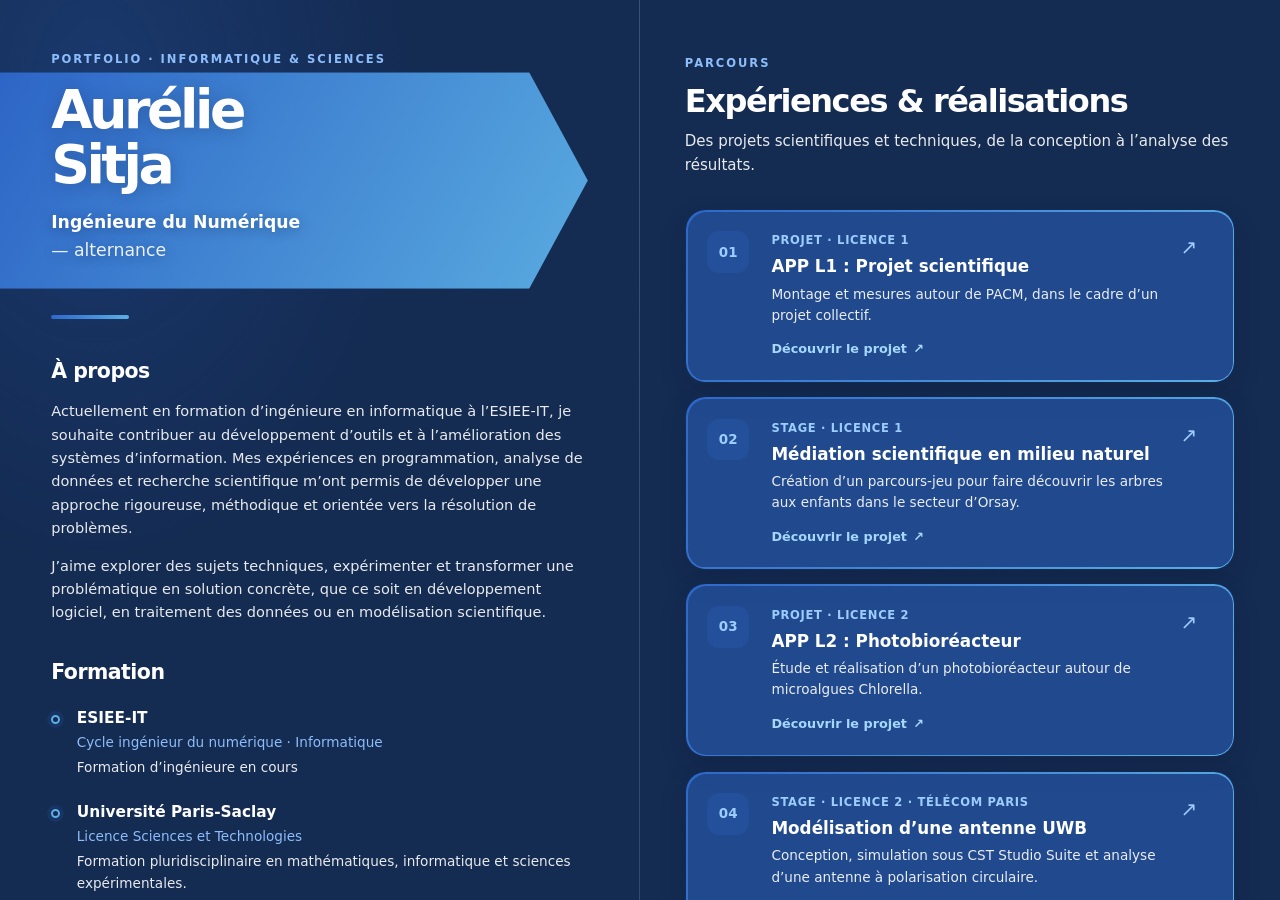
<file: index.html>
<!doctype html>
<html lang="fr">
<head>
  <meta charset="utf-8">
  <meta name="viewport" content="width=device-width, initial-scale=1">
  <meta name="theme-color" content="#142B52">
  <meta name="description" content="Portfolio d’Aurélie Sitja, étudiante ingénieure du numérique à ESIEE-IT. Projets, expériences scientifiques et réalisations.">
  <title>Aurélie Sitja — Ingénieure du Numérique</title>
  <link rel="stylesheet" href="style.css">
  <script src="script.js" defer></script>
  <script data-goatcounter="https://asitja.goatcounter.com/count" async src="https://gc.zgo.at/count.js"></script>
</head>
<body>
  <a class="skip-link" href="#experiences">Aller aux expériences</a>
  <main class="portfolio-layout">
    <aside class="profile-panel" aria-labelledby="profile-name">
      <div class="profile-content">
        <p class="eyebrow">PORTFOLIO · INFORMATIQUE & SCIENCES</p>
        <div class="profile-heading">
          <h1 id="profile-name">Aurélie <span>Sitja</span></h1>
          <p class="role">Ingénieure du Numérique <span>— alternance</span></p>
          <div class="heading-images" role="group" aria-label="Aperçus des expériences"></div>
        </div>
        <div class="accent-line" aria-hidden="true"></div>

        <section class="intro-section" aria-labelledby="about-title">
          <h2 id="about-title">À propos</h2>
          <p>Actuellement en formation d’ingénieure en informatique à l’ESIEE-IT, je souhaite contribuer au développement d’outils et à l’amélioration des systèmes d’information. Mes expériences en programmation, analyse de données et recherche scientifique m’ont permis de développer une approche rigoureuse, méthodique et orientée vers la résolution de problèmes.</p>
          <p>J’aime explorer des sujets techniques, expérimenter et transformer une problématique en solution concrète, que ce soit en développement logiciel, en traitement des données ou en modélisation scientifique.</p>
        </section>

        <section class="intro-section" aria-labelledby="education-title">
          <h2 id="education-title">Formation</h2>
          <div class="education-item">
            <span class="timeline-dot" aria-hidden="true"></span>
            <div>
              <h3>ESIEE-IT</h3>
              <p class="muted">Cycle ingénieur du numérique · Informatique</p>
              <p>Formation d’ingénieure en cours</p>
            </div>
          </div>
          <div class="education-item">
            <span class="timeline-dot" aria-hidden="true"></span>
            <div>
              <h3>Université Paris-Saclay</h3>
              <p class="muted">Licence Sciences et Technologies</p>
              <p>Formation pluridisciplinaire en mathématiques, informatique et sciences expérimentales.</p>
            </div>
          </div>
        </section>

        <section class="intro-section" aria-labelledby="skills-title">
          <h2 id="skills-title">Compétences</h2>
          <div class="skill-group">
            <h3>Programmation</h3>
            <ul class="tag-list">
              <li>Python</li><li>Java</li><li>C / C++</li><li>JavaScript</li><li>HTML / CSS</li><li>SQL</li>
            </ul>
          </div>
          <div class="skill-group">
            <h3>Outils & environnements</h3>
            <ul class="tag-list">
              <li>Git / GitHub</li><li>VS Code</li><li>Jupyter</li><li>NumPy</li><li>CST Studio Suite</li><li>Blender</li><li>Unreal Engine</li>
            </ul>
          </div>
          <p class="language-line"><strong>Anglais :</strong> B2</p>
        </section>

        <section class="intro-section recommendation-section" aria-labelledby="recommendation-title">
          <h2 id="recommendation-title">Recommandation</h2>
          <p>Retrouvez une lettre de recommandation liée à mon parcours.</p>
          <button class="action-bubble action-bubble--wide action-bubble--gradient recommendation-bubble" type="button" data-open-recommendation>
            <span>Consulter ma lettre de recommandation</span>
          </button>
        </section>

        <div class="profile-actions" aria-label="Liens et documents">
          <div class="action-row">
            <button class="action-bubble action-bubble--outlined" type="button" data-open-cv>
              <span class="action-icon action-icon--plain" aria-hidden="true">↗</span>
              <span>Consulter mon CV</span>
            </button>
            <a class="action-bubble action-bubble--outlined" href="https://www.linkedin.com/in/aurélie-sitja" target="_blank" rel="noopener noreferrer">
              <img class="action-icon action-icon--image" src="documents/autres/logoLinkedIn.png" alt="" aria-hidden="true">
              <span>LinkedIn</span>
            </a>
          </div>
          <a class="action-bubble action-bubble--wide action-bubble--gradient action-bubble--centered" href="#projets">
            <span>Découvrir mes projets</span>
          </a>
        </div>
        <div class="contact-links">
          <a href="mailto:asitja@free.fr">asitja@free.fr</a>
          <span aria-hidden="true">·</span>
          <a href="https://github.com/asitja/Portfolio" target="_blank" rel="noopener noreferrer">GitHub du portfolio</a>
        </div>
      </div>
      <div class="profile-footer"><span class="footer-orb" aria-hidden="true"></span> Construire, comprendre, expérimenter.</div>
    </aside>

    <section class="work-panel" id="experiences" aria-labelledby="experience-title">
      <div class="work-inner">
        <header class="section-heading">
          <p class="eyebrow">PARCOURS</p>
          <h2 id="experience-title">Expériences & réalisations</h2>
          <p>Des projets scientifiques et techniques, de la conception à l’analyse des résultats.</p>
        </header>
        <div class="experience-list">
          <button class="experience-card" type="button" data-experience="appl1">
            <span class="experience-number">01</span>
            <span class="experience-main">
              <span class="experience-type">Projet · Licence 1</span>
              <span class="experience-title">APP L1 : Projet scientifique</span>
              <span class="experience-summary">Montage et mesures autour de PACM, dans le cadre d’un projet collectif.</span>
              <span class="card-link">Découvrir le projet <span aria-hidden="true">↗</span></span>
            </span>
            <span class="card-arrow" aria-hidden="true">↗</span>
          </button>
          <button class="experience-card" type="button" data-experience="stageL1">
            <span class="experience-number">02</span>
            <span class="experience-main">
              <span class="experience-type">Stage · Licence 1</span>
              <span class="experience-title">Médiation scientifique en milieu naturel</span>
              <span class="experience-summary">Création d’un parcours-jeu pour faire découvrir les arbres aux enfants dans le secteur d’Orsay.</span>
              <span class="card-link">Découvrir le projet <span aria-hidden="true">↗</span></span>
            </span>
            <span class="card-arrow" aria-hidden="true">↗</span>
          </button>
          <button class="experience-card" type="button" data-experience="appl2">
            <span class="experience-number">03</span>
            <span class="experience-main">
              <span class="experience-type">Projet · Licence 2</span>
              <span class="experience-title">APP L2 : Photobioréacteur</span>
              <span class="experience-summary">Étude et réalisation d’un photobioréacteur autour de microalgues Chlorella.</span>
              <span class="card-link">Découvrir le projet <span aria-hidden="true">↗</span></span>
            </span>
            <span class="card-arrow" aria-hidden="true">↗</span>
          </button>
          <button class="experience-card" type="button" data-experience="stageL2">
            <span class="experience-number">04</span>
            <span class="experience-main">
              <span class="experience-type">Stage · Licence 2 · Télécom Paris</span>
              <span class="experience-title">Modélisation d’une antenne UWB</span>
              <span class="experience-summary">Conception, simulation sous CST Studio Suite et analyse d’une antenne à polarisation circulaire.</span>
              <span class="card-link">Découvrir le projet <span aria-hidden="true">↗</span></span>
            </span>
            <span class="card-arrow" aria-hidden="true">↗</span>
          </button>
          <button class="experience-card" type="button" data-experience="stageL3">
            <span class="experience-number">05</span>
            <span class="experience-main">
              <span class="experience-type">Stage · Licence 3 · Institut de Mathématiques d’Orsay</span>
              <span class="experience-title">Étude de générateurs pseudo-aléatoires</span>
              <span class="experience-summary">Développement d’outils Python et étude de propriétés statistiques des PRNG.</span>
              <span class="card-link">Découvrir le projet <span aria-hidden="true">↗</span></span>
            </span>
            <span class="card-arrow" aria-hidden="true">↗</span>
          </button>
        </div>

        <section class="projects-section" id="projets" aria-labelledby="projects-title">
          <div class="section-heading section-heading--projects">
            <p class="eyebrow">EN DEHORS DU PARCOURS</p>
            <h2 id="projects-title">Projets personnels</h2>
            <p>Des expérimentations pour apprendre en construisant et en testant.</p>
          </div>
          <div class="project-grid">
            <article class="project-card">
              <div class="project-symbol" aria-hidden="true">▦</div>
              <h3>Blokus</h3>
              <p>Une version web du jeu Blokus, réalisée en HTML, CSS et JavaScript.</p>
              <div class="project-actions">
                <button type="button" class="small-button" data-open-game="blokus">Lancer le jeu ↗</button>
                <a class="text-link" href="projets/blokus/" target="_blank" rel="noopener noreferrer">Ouvrir séparément</a>
              </div>
            </article>
            <article class="project-card">
              <div class="project-symbol" aria-hidden="true">♠</div>
              <h3>Tour de cartes</h3>
              <p>Une expérimentation interactive autour d’un tour de cartes, développée comme projet personnel.</p>
              <div class="project-actions">
                <button type="button" class="small-button" data-open-game="tourCartes">Lancer la démonstration ↗</button>
                <a class="text-link" href="projets/tourCartes/" target="_blank" rel="noopener noreferrer">Ouvrir séparément</a>
              </div>
            </article>
          </div>
          <a class="github-link" href="https://github.com/asitja/Perso" target="_blank" rel="noopener noreferrer">Voir mes autres projets sur GitHub <span aria-hidden="true">↗</span></a>
        </section>
        <footer class="work-footer">
          <span>© <span id="current-year"></span> Aurélie Sitja</span>
          <a href="mailto:asitja@free.fr">Me contacter</a>
        </footer>
      </div>
    </section>
  </main>

  <!-- Fenêtre réutilisable pour les détails des expériences -->
  <div class="modal" id="experience-modal" aria-hidden="true" role="dialog" aria-modal="true" aria-labelledby="modal-title">
    <div class="modal-backdrop" data-close-modal></div>
    <section class="modal-dialog modal-dialog--detail" role="document">
      <button class="modal-close" type="button" aria-label="Fermer la fenêtre" data-close-modal>×</button>
      <div class="modal-scroll">
        <div class="modal-heading">
          <p class="eyebrow" id="modal-kicker">EXPÉRIENCE</p>
          <h2 id="modal-title">Détail de l’expérience</h2>
          <p id="modal-subtitle" class="modal-subtitle"></p>
        </div>
        <div id="modal-description" class="modal-description"></div>
        <div id="modal-gallery" class="gallery" aria-label="Galerie d’images"></div>
        <div class="modal-document-actions" id="modal-document-actions"></div>
      </div>
    </section>
  </div>

  <!-- Lecteur PDF commun au CV et aux rapports -->
  <div class="modal" id="pdf-modal" aria-hidden="true" role="dialog" aria-modal="true" aria-labelledby="pdf-title">
    <div class="modal-backdrop" data-close-modal></div>
    <section class="modal-dialog modal-dialog--pdf" role="document">
      <div class="viewer-toolbar">
        <h2 id="pdf-title">Document PDF</h2>
        <div class="viewer-actions">
          <a id="pdf-open-new" class="toolbar-link" href="#" target="_blank" rel="noopener noreferrer">Ouvrir dans un nouvel onglet ↗</a>
          <a id="pdf-download" class="toolbar-link" href="#" download>Télécharger ↓</a>
          <button class="modal-close modal-close--inline" type="button" aria-label="Fermer le lecteur PDF" data-close-modal>×</button>
        </div>
      </div>
      <div class="pdf-container">
        <iframe id="pdf-frame" title="Aperçu du document PDF" src="about:blank"></iframe>
        <div class="pdf-fallback" id="pdf-fallback" hidden>
          <p>L’aperçu ne peut pas être affiché dans cette fenêtre.</p>
          <a id="pdf-fallback-link" href="#" target="_blank" rel="noopener noreferrer">Ouvrir le PDF</a>
        </div>
      </div>
    </section>
  </div>

  <!-- Visionneuse d’image indépendante, avec navigation clavier -->
  <div class="modal" id="image-modal" aria-hidden="true" role="dialog" aria-modal="true" aria-label="Agrandissement de l’image">
    <div class="modal-backdrop" data-close-modal></div>
    <section class="modal-dialog modal-dialog--image" role="document">
      <button class="modal-close" type="button" aria-label="Fermer l’image agrandie" data-close-modal>×</button>
      <button class="gallery-nav gallery-nav--prev" type="button" data-image-prev aria-label="Image précédente"></button>
      <figure class="lightbox-figure">
        <img id="lightbox-image" alt="">
        <figcaption id="lightbox-caption"></figcaption>
      </figure>
      <button class="gallery-nav gallery-nav--next" type="button" data-image-next aria-label="Image suivante"></button>
      <p class="lightbox-counter" id="lightbox-counter"></p>
    </section>
  </div>

  <!-- Lecteur de projet : l’iframe est isolée pour ne pas confondre ses clics avec la fermeture -->
  <div class="modal" id="game-modal" aria-hidden="true" role="dialog" aria-modal="true" aria-labelledby="game-title">
    <div class="modal-backdrop" data-close-modal></div>
    <section class="modal-dialog modal-dialog--game" role="document">
      <div class="viewer-toolbar">
        <div>
          <p class="eyebrow">PROJET PERSONNEL</p>
          <h2 id="game-title">Démonstration</h2>
        </div>
        <div class="viewer-actions">
          <button class="toolbar-link" type="button" id="game-expand">Agrandir ⤢</button>
          <a id="game-open-new" class="toolbar-link" href="#" target="_blank" rel="noopener noreferrer">Ouvrir séparément ↗</a>
          <button class="modal-close modal-close--inline" type="button" aria-label="Fermer le jeu" data-close-modal>×</button>
        </div>
      </div>
      <div class="game-frame-wrap"><iframe id="game-frame" title="Projet interactif" src="about:blank"></iframe></div>
    </section>
  </div>
</body>
</html>
</file>
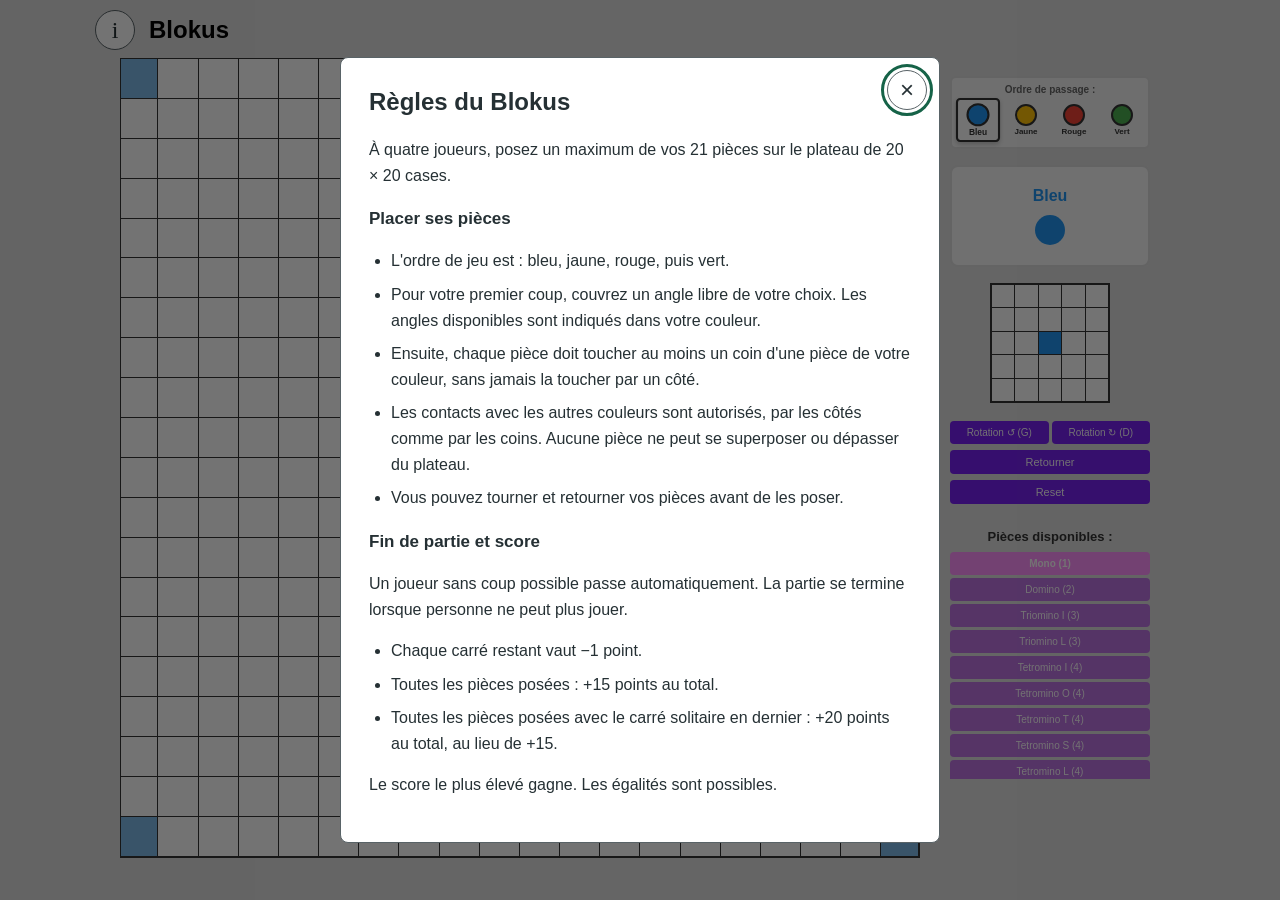
<file: projets/blokus/index.html>
<!DOCTYPE html>
<html lang="fr">
<head>
    <meta charset="UTF-8">
    <meta name="viewport" content="width=device-width, initial-scale=1.0">
    <title>Blokus - Jeu à 4 joueurs</title>
    <link rel="stylesheet" href="style.css">
    <script data-goatcounter="https://asitja.goatcounter.com/count" async src="https://gc.zgo.at/count.js"></script>
</head>
<body>
    <header class="game-header">
        <button id="rules-open" class="icon-button" type="button" aria-label="Afficher les règles" title="Règles du jeu">i</button>
        <h1>Blokus</h1>
    </header>
    <div class="container">
        <table class="center-table" aria-label="Plateau de Blokus, 20 lignes et 20 colonnes">
            <tr>
                <td></td><td></td><td></td><td></td><td></td><td></td><td></td><td></td><td></td><td></td><td></td><td></td><td></td><td></td><td></td><td></td><td></td><td></td><td></td><td></td>
            </tr>
            <tr>
                <td></td><td></td><td></td><td></td><td></td><td></td><td></td><td></td><td></td><td></td><td></td><td></td><td></td><td></td><td></td><td></td><td></td><td></td><td></td><td></td>
            </tr>
            <tr>
                <td></td><td></td><td></td><td></td><td></td><td></td><td></td><td></td><td></td><td></td><td></td><td></td><td></td><td></td><td></td><td></td><td></td><td></td><td></td><td></td>
            </tr>
            <tr>
                <td></td><td></td><td></td><td></td><td></td><td></td><td></td><td></td><td></td><td></td><td></td><td></td><td></td><td></td><td></td><td></td><td></td><td></td><td></td><td></td>
            </tr>
            <tr>
                <td></td><td></td><td></td><td></td><td></td><td></td><td></td><td></td><td></td><td></td><td></td><td></td><td></td><td></td><td></td><td></td><td></td><td></td><td></td><td></td>
            </tr>
            <tr>
                <td></td><td></td><td></td><td></td><td></td><td></td><td></td><td></td><td></td><td></td><td></td><td></td><td></td><td></td><td></td><td></td><td></td><td></td><td></td><td></td>
            </tr>
            <tr>
                <td></td><td></td><td></td><td></td><td></td><td></td><td></td><td></td><td></td><td></td><td></td><td></td><td></td><td></td><td></td><td></td><td></td><td></td><td></td><td></td>
            </tr>
            <tr>
                <td></td><td></td><td></td><td></td><td></td><td></td><td></td><td></td><td></td><td></td><td></td><td></td><td></td><td></td><td></td><td></td><td></td><td></td><td></td><td></td>
            </tr>
            <tr>
                <td></td><td></td><td></td><td></td><td></td><td></td><td></td><td></td><td></td><td></td><td></td><td></td><td></td><td></td><td></td><td></td><td></td><td></td><td></td><td></td>
            </tr>
            <tr>
                <td></td><td></td><td></td><td></td><td></td><td></td><td></td><td></td><td></td><td></td><td></td><td></td><td></td><td></td><td></td><td></td><td></td><td></td><td></td><td></td>
            </tr>
            <tr>
                <td></td><td></td><td></td><td></td><td></td><td></td><td></td><td></td><td></td><td></td><td></td><td></td><td></td><td></td><td></td><td></td><td></td><td></td><td></td><td></td>
            </tr>
            <tr>
                <td></td><td></td><td></td><td></td><td></td><td></td><td></td><td></td><td></td><td></td><td></td><td></td><td></td><td></td><td></td><td></td><td></td><td></td><td></td><td></td>
            </tr>
            <tr>
                <td></td><td></td><td></td><td></td><td></td><td></td><td></td><td></td><td></td><td></td><td></td><td></td><td></td><td></td><td></td><td></td><td></td><td></td><td></td><td></td>
            </tr>
            <tr>
                <td></td><td></td><td></td><td></td><td></td><td></td><td></td><td></td><td></td><td></td><td></td><td></td><td></td><td></td><td></td><td></td><td></td><td></td><td></td><td></td>
            </tr>
            <tr>
                <td></td><td></td><td></td><td></td><td></td><td></td><td></td><td></td><td></td><td></td><td></td><td></td><td></td><td></td><td></td><td></td><td></td><td></td><td></td><td></td>
            </tr>
            <tr>
                <td></td><td></td><td></td><td></td><td></td><td></td><td></td><td></td><td></td><td></td><td></td><td></td><td></td><td></td><td></td><td></td><td></td><td></td><td></td><td></td>
            </tr>
            <tr>
                <td></td><td></td><td></td><td></td><td></td><td></td><td></td><td></td><td></td><td></td><td></td><td></td><td></td><td></td><td></td><td></td><td></td><td></td><td></td><td></td>
            </tr>
            <tr>
                <td></td><td></td><td></td><td></td><td></td><td></td><td></td><td></td><td></td><td></td><td></td><td></td><td></td><td></td><td></td><td></td><td></td><td></td><td></td><td></td>
            </tr>
            <tr>
                <td></td><td></td><td></td><td></td><td></td><td></td><td></td><td></td><td></td><td></td><td></td><td></td><td></td><td></td><td></td><td></td><td></td><td></td><td></td><td></td>
            </tr>
            <tr>
                <td></td><td></td><td></td><td></td><td></td><td></td><td></td><td></td><td></td><td></td><td></td><td></td><td></td><td></td><td></td><td></td><td></td><td></td><td></td><td></td>
            </tr>
        </table>
        
        <div class="selection-area">
            <table class="selection-table">
                <tr>
                    <td></td><td></td><td></td><td></td><td></td>
                </tr>
                <tr>
                    <td></td><td></td><td></td><td></td><td></td>
                </tr>
                <tr>
                    <td></td><td></td><td></td><td></td><td></td>
                </tr>
                <tr>
                    <td></td><td></td><td></td><td></td><td></td>
                </tr>
                <tr>
                    <td></td><td></td><td></td><td></td><td></td>
                </tr>
            </table>
        </div>
    </div>

    <p id="game-status" role="status" aria-live="polite"></p>
    <dialog id="rules-dialog" aria-labelledby="rules-title">
        <button id="rules-close" class="icon-button" type="button" aria-label="Fermer les règles" title="Fermer">×</button>
        <h2 id="rules-title">Règles du Blokus</h2>
        <p>À quatre joueurs, posez un maximum de vos 21 pièces sur le plateau de 20 × 20 cases.</p>
        <h3>Placer ses pièces</h3>
        <ul>
            <li>L'ordre de jeu est : bleu, jaune, rouge, puis vert.</li>
            <li>Pour votre premier coup, couvrez un angle libre de votre choix. Les angles disponibles sont indiqués dans votre couleur.</li>
            <li>Ensuite, chaque pièce doit toucher au moins un coin d'une pièce de votre couleur, sans jamais la toucher par un côté.</li>
            <li>Les contacts avec les autres couleurs sont autorisés, par les côtés comme par les coins. Aucune pièce ne peut se superposer ou dépasser du plateau.</li>
            <li>Vous pouvez tourner et retourner vos pièces avant de les poser.</li>
        </ul>
        <h3>Fin de partie et score</h3>
        <p>Un joueur sans coup possible passe automatiquement. La partie se termine lorsque personne ne peut plus jouer.</p>
        <ul>
            <li>Chaque carré restant vaut −1 point.</li>
            <li>Toutes les pièces posées : +15 points au total.</li>
            <li>Toutes les pièces posées avec le carré solitaire en dernier : +20 points au total, au lieu de +15.</li>
        </ul>
        <p>Le score le plus élevé gagne. Les égalités sont possibles.</p>
    </dialog>
    
    <!-- Écran de fin de partie -->
    <div id="game-over">
        <p class="game-over-title">Fin de partie</p>
        <div class="scores-container">
            <div class="winner-announcement" id="winner-text"></div>
            <div class="scores-list" id="scores-display"></div>
        </div>
        <button class="restart-button" onclick="restartGame()">Nouvelle partie</button>
    </div>
    
    <script src="script.js"></script>
</body>
</html>
</file>
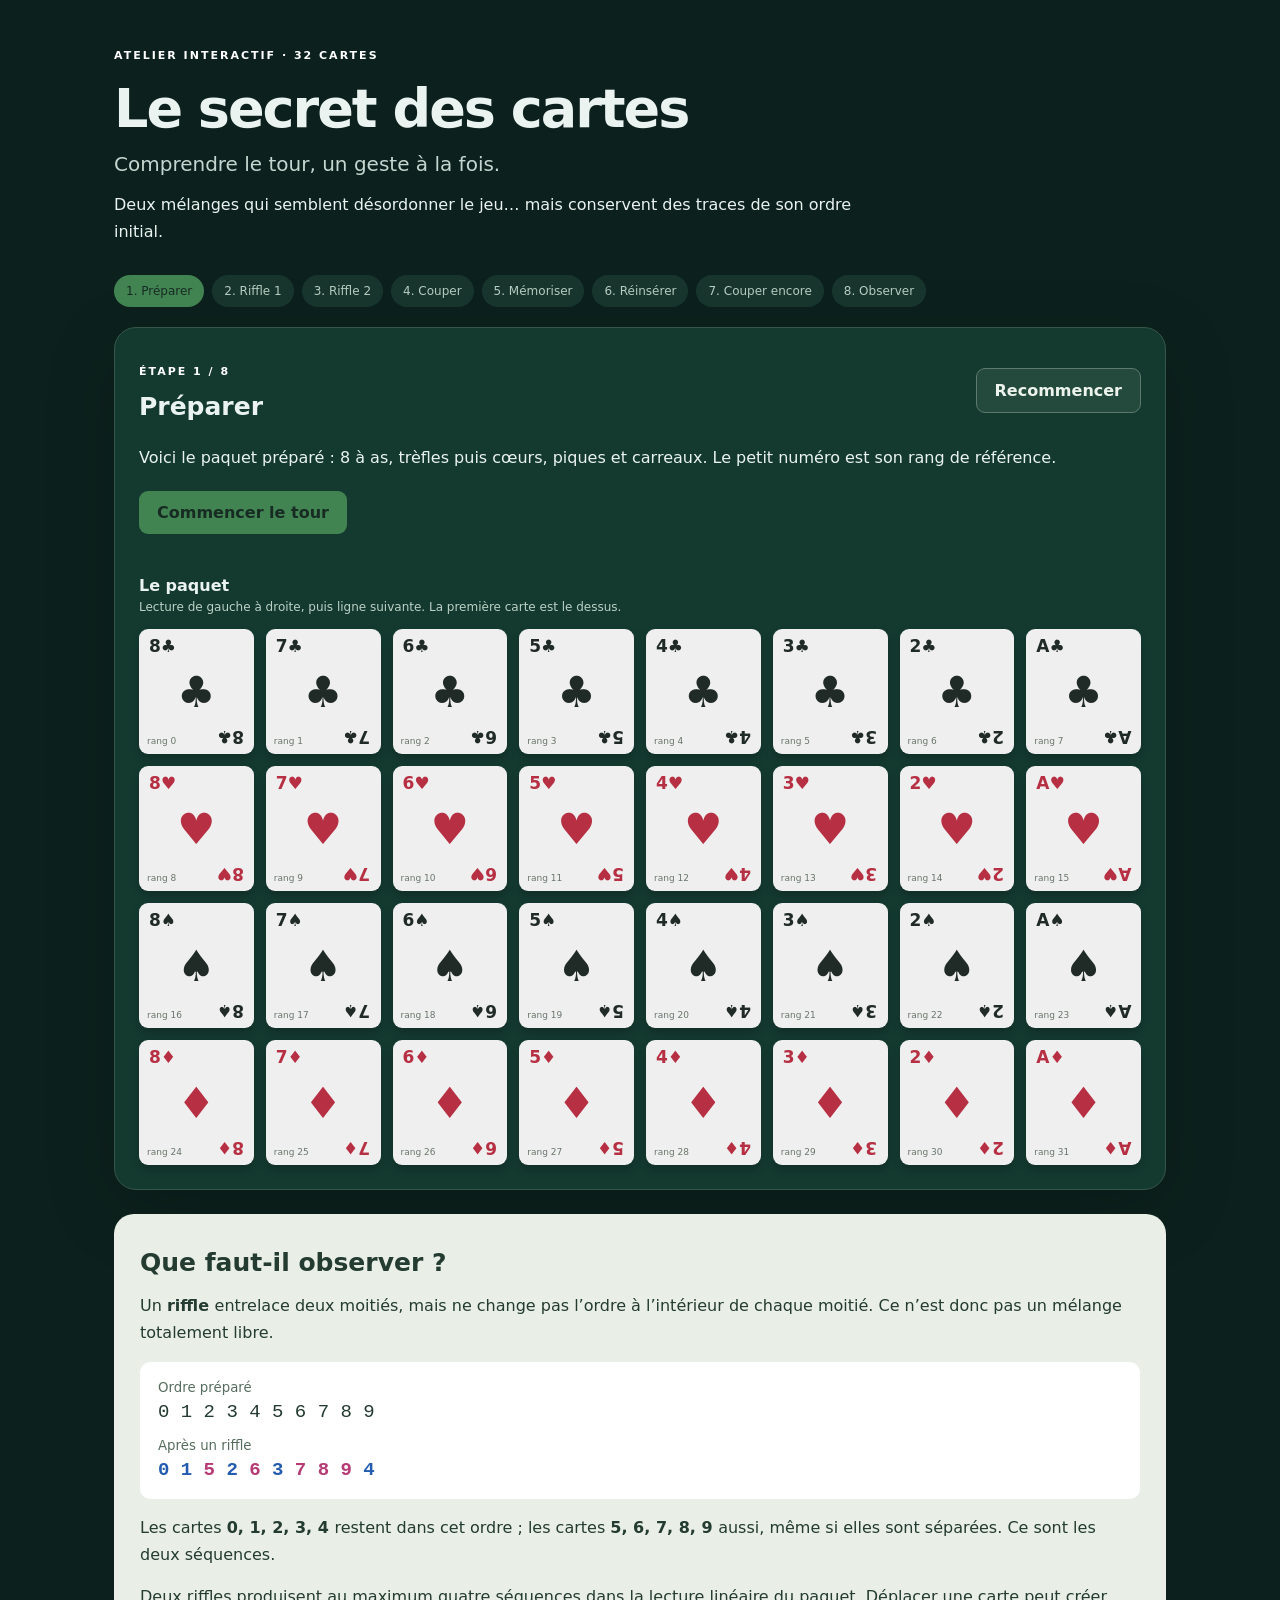
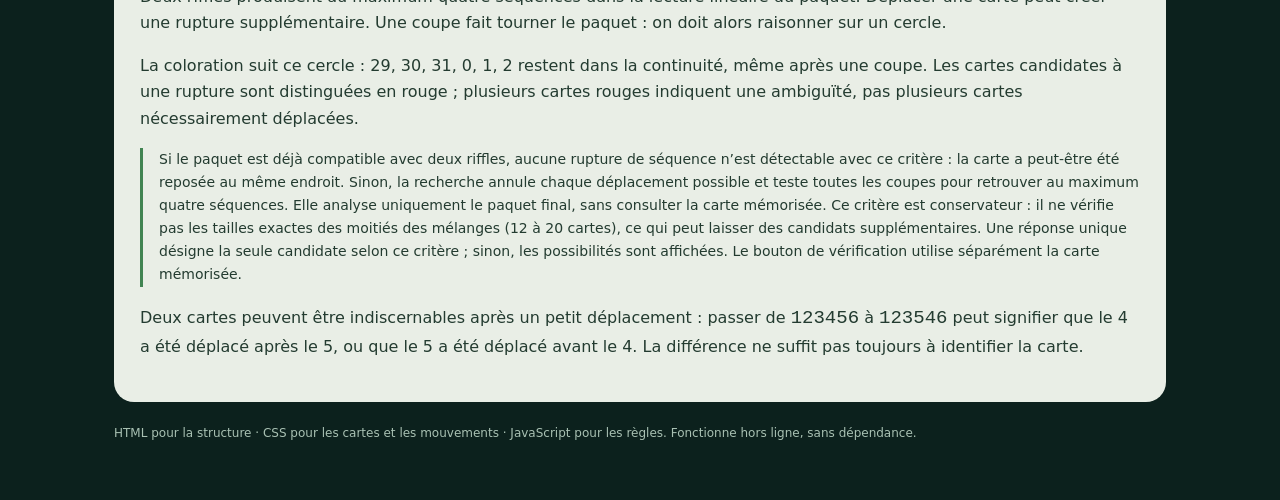
<file: projets/tourCartes/index.html>
<!DOCTYPE html>
<html lang="fr">
 <head>
  <meta charset="utf-8"/>
  <meta content="width=device-width, initial-scale=1" name="viewport"/>
  <title>
   Le tour de cartes
  </title>
  <link href="style.css" rel="stylesheet"/>
  <script defer="" src="script.js">
  </script>
    <script data-goatcounter="https://asitja.goatcounter.com/count" async src="https://gc.zgo.at/count.js"></script>
 </head>
 <body>
  <!-- Interface du tour ; les styles et le comportement sont chargés séparément. -->
  <main>
   <header>
    <p class="eyebrow">
     ATELIER INTERACTIF · 32 CARTES
    </p>
    <h1>
     Le secret des cartes
     <span>
      Comprendre le tour, un geste à la fois.
     </span>
    </h1>
    <p>
     Deux mélanges qui semblent désordonner le jeu… mais conservent des traces de son ordre initial.
    </p>
   </header>
   <nav aria-label="Étapes du tour" id="steps">
   </nav>
   <section class="panel">
    <div class="heading">
     <div>
      <p class="eyebrow" id="stage">
      </p>
      <h2 id="title">
      </h2>
     </div>
     <button class="secondary" id="reset">
      Recommencer
     </button>
    </div>
    <p aria-live="polite" id="instruction">
    </p>
    <div id="controls">
    </div>
    <div hidden="" id="shuffle">
     <div class="halves">
      <div>
       <h3>
        Moitié A
       </h3>
       <div class="strip" id="left">
       </div>
      </div>
      <div>
       <h3>
        Moitié B
       </h3>
       <div class="strip" id="right">
       </div>
      </div>
     </div>
     <h3>
      Paquet reconstruit, carte par carte
     </h3>
     <div class="strip" id="merged">
     </div>
    </div>
    <div id="held">
    </div>
    <div class="table-label">
     <strong id="deckLabel">
      Le paquet
     </strong>
     <span>
      Lecture de gauche à droite, puis ligne suivante. La première carte est le dessus.
     </span>
    </div>
    <p aria-live="polite" class="status" id="statusTop" role="status">
    </p>
    <div class="deck" id="deck">
    </div>
    <p aria-hidden="true" class="status" id="status">
    </p>
   </section>
   <section class="explain">
    <h2>
     Que faut-il observer ?
    </h2>
    <p>
     Un
     <strong>
      riffle
     </strong>
     entrelace deux moitiés, mais ne change pas l’ordre à l’intérieur de chaque moitié. Ce n’est donc pas un mélange totalement libre.
    </p>
    <div class="example">
     <div>
      <small>
       Ordre préparé
      </small>
      <code>
       0 1 2 3 4 5 6 7 8 9
      </code>
     </div>
     <div>
      <small>
       Après un riffle
      </small>
      <code>
       <b>
        0 1
       </b>
       <em>
        5
       </em>
       <b>
        2
       </b>
       <em>
        6
       </em>
       <b>
        3
       </b>
       <em>
        7 8 9
       </em>
       <b>
        4
       </b>
      </code>
     </div>
    </div>
    <p>
     Les cartes
     <b>
      0, 1, 2, 3, 4
     </b>
     restent dans cet ordre ; les cartes
     <b>
      5, 6, 7, 8, 9
     </b>
     aussi, même si elles sont séparées. Ce sont les deux séquences.
    </p>
    <p>
     Deux riffles produisent au maximum quatre séquences dans la lecture linéaire du paquet. Déplacer une carte peut créer une rupture supplémentaire. Une coupe fait tourner le paquet : on doit alors raisonner sur un cercle.
    </p>
    <p>
     La coloration suit ce cercle : 29, 30, 31, 0, 1, 2 restent dans la continuité, même après une coupe. Les cartes candidates à une rupture sont distinguées en rouge ; plusieurs cartes rouges indiquent une ambiguïté, pas plusieurs cartes nécessairement déplacées.
    </p>
    <p class="note">
    Si le paquet est déjà compatible avec deux riffles, aucune rupture de séquence n’est détectable avec ce critère : la carte a peut-être été reposée au même endroit. Sinon, la recherche annule chaque déplacement possible et teste toutes les coupes pour retrouver au maximum quatre séquences. Elle analyse uniquement le paquet final, sans consulter la carte mémorisée. Ce critère est conservateur : il ne vérifie pas les tailles exactes des moitiés des mélanges (12 à 20 cartes), ce qui peut laisser des candidats supplémentaires. Une réponse unique désigne la seule candidate selon ce critère ; sinon, les possibilités sont affichées. Le bouton de vérification utilise séparément la carte mémorisée.
    </p>
    <p>
    Deux cartes peuvent être indiscernables après un petit déplacement : passer de <code>123456</code> à <code>123546</code> peut signifier que le 4 a été déplacé après le 5, ou que le 5 a été déplacé avant le 4. La différence ne suffit pas toujours à identifier la carte.
    </p>
   </section>
   <footer>
    HTML pour la structure · CSS pour les cartes et les mouvements · JavaScript pour les règles. Fonctionne hors ligne, sans dépendance.
   </footer>
  </main>
 </body>
</html>
</file>
<file: style.css>
/* =========================================================
   Portfolio d’Aurélie Sitja — styles globaux et responsive
   ========================================================= */

:root {
  color-scheme: dark;
  --navy: #142B52;
  --blue: #2F68CA;
  --blue-light: #5CB0E6;
  --white: #FFFFFF;
  --text-muted: rgba(255, 255, 255, 0.90);
  --surface: rgba(255, 255, 255, 0.045);
  --surface-strong: rgba(255, 255, 255, 0.075);
  --border: rgba(47, 104, 202, 0.52);
  --border-soft: rgba(255, 255, 255, 0.14);
  --gradient: linear-gradient(120deg, #2E67CA 0%, #5CB0E6 100%);
  --radius: 20px;
  --shadow: 0 24px 70px rgba(0, 0, 0, 0.35);
  font-family: Inter, ui-sans-serif, system-ui, -apple-system, BlinkMacSystemFont, "Segoe UI", sans-serif;
}

* { box-sizing: border-box; }
html { scroll-behavior: smooth; scroll-padding-top: 1.5rem; }
body { margin: 0; min-width: 320px; background: var(--navy); color: var(--white); line-height: 1.6; }
body.modal-open { overflow: hidden; }
button, a { font: inherit; }
button { color: inherit; }
a { color: inherit; }
button:focus-visible, a:focus-visible { outline: 3px solid var(--blue-light); outline-offset: 4px; }
::selection { background: var(--blue); color: var(--white); }

.skip-link {
  position: fixed; z-index: 1000; top: 0.75rem; left: 0.75rem;
  padding: 0.65rem 1rem; border-radius: 0.6rem; background: var(--white); color: var(--navy);
  transform: translateY(-160%);
}
.skip-link:focus { transform: translateY(0); }

.portfolio-layout { min-height: 100vh; display: grid; grid-template-columns: minmax(340px, 1fr) minmax(0, 1fr); }
.profile-panel {
  height: 100vh; min-height: 600px; position: sticky; top: 0; overflow-y: auto;
  display: flex; flex-direction: column; justify-content: space-between;
  padding: clamp(2rem, 4vw, 4.5rem) clamp(1.5rem, 4vw, 4rem) 1.6rem;
  background:
    radial-gradient(ellipse at 15% 10%, rgba(47,104,202,.22), transparent 42%),
    var(--navy);
  border-right: 1px solid var(--border-soft);
  scrollbar-width: thin; scrollbar-color: var(--blue) transparent;
  isolation: isolate;
}
/* Banderole centrée sur le bloc complet « Aurélie Sitja / Ingénieure… ».
   Elle déborde à gauche du panneau : seule sa moitié droite est visible. */
.profile-heading {
  position: relative;
  isolation: isolate;
  width: 100%;
  padding: .75rem 44% .4rem 0;
  margin: -.5rem 0 .3rem;
  text-align: left;
}
.profile-heading::before {
  content: "";
  position: absolute;
  z-index: -1;
  top: 50%;
  left: calc(-1 * clamp(1.5rem, 4vw, 4rem));
  width: calc(100% + clamp(1.5rem, 4vw, 4rem));
  height: calc(100% - .1rem);
  transform: translateY(-50%);
  background: var(--gradient);
  opacity: .96;
  clip-path: polygon(0 0, 90% 0, 100% 50%, 90% 100%, 0 100%);
  pointer-events: none;
}
.profile-content { position: relative; z-index: 1; width: 100%; max-width: 680px; margin: 0 auto; }
.eyebrow { margin: 0 0 0.75rem; color: #8DBDFB; font-size: 0.72rem; font-weight: 800; letter-spacing: .17em; line-height: 1.4; }
h1, h2, h3, p { margin-top: 0; }
h1 { margin-bottom: .5rem; font-size: clamp(2.6rem, 4.2vw, 4.6rem); letter-spacing: -.065em; line-height: 1.02; text-shadow: 0 2px 16px rgba(20,43,82,.28); }
h1 span { display: block; color: #FFFFFF; }
.role { margin: 1rem 0 1.2rem; color: var(--white); font-size: clamp(1rem, 1.35vw, 1.22rem); font-weight: 750; text-shadow: 0 2px 12px rgba(20,43,82,.4); }
.role span { color: var(--text-muted); font-weight: 450; }
.role span { display: inline-block; }
.heading-images {
  position: absolute;
  top: -1.2rem;
  bottom: -1.2rem;
  left: 58%;
  right: calc(-1 * clamp(1.5rem, 4vw, 4rem) + .5rem);
  container-type: size;
  overflow: hidden;
  pointer-events: none;
  --photo-width: min(62cqw, 180px, 100cqh);
  --image-inset: min(14cqw, 30px, 14cqh);
}
.heading-image {
  position: absolute;
  left: calc(var(--image-inset) + (100% - 2 * var(--image-inset)) * var(--image-x));
  top: calc(var(--image-inset) + (100% - 2 * var(--image-inset)) * var(--image-y));
  translate: calc(-100% * var(--image-x)) calc(-100% * var(--image-y));
  rotate: var(--image-angle, 0deg);
  width: auto;
  height: auto;
  padding: 0;
  max-width: var(--photo-width);
  max-height: min(62cqh, 180px, 100cqw);
  border: 2px solid rgba(255, 255, 255, .8);
  border-radius: 4px;
  background: #fff;
  pointer-events: auto;
  cursor: pointer;
  animation: heading-image-life 3s linear both;
}
.heading-image img {
  display: block;
  width: auto;
  height: auto;
  max-width: calc(var(--photo-width) - 4px);
  max-height: calc(min(62cqh, 180px, 100cqw) - 4px);
  border-radius: 2px;
}
@keyframes heading-image-life {
  0% { opacity: 0; transform: scale(.94); }
  10%, 85% { opacity: 1; transform: scale(1); }
  100% { opacity: 0; transform: scale(.97); }
}
@media (orientation: portrait) {
  .heading-image {
    left: calc(var(--image-inset) + (100% - 2 * var(--image-inset)) * var(--image-y));
    top: calc(var(--image-inset) + (100% - 2 * var(--image-inset)) * var(--image-x));
    translate: calc(-100% * var(--image-y)) calc(-100% * var(--image-x));
  }
}
.accent-line { width: 78px; height: 4px; margin: 1.6rem 0 2.2rem; border-radius: 4px; background: var(--gradient); }
.intro-section { margin: 0 0 2rem; }
.intro-section h2, .section-heading h2 { margin-bottom: .75rem; font-size: 1.28rem; letter-spacing: -.025em; }
.intro-section p { color: var(--text-muted); font-size: .91rem; }
.education-item { display: grid; grid-template-columns: 12px 1fr; gap: .85rem; margin: 1.1rem 0; }
.timeline-dot { width: 9px; height: 9px; margin-top: .55rem; border: 2px solid var(--blue-light); border-radius: 50%; box-shadow: 0 0 0 4px rgba(47,104,202,.14); }
.education-item h3, .skill-group h3 { margin: 0 0 .12rem; font-size: .96rem; }
.education-item p { margin-bottom: .2rem; font-size: .85rem; }
.muted { color: #8DBDFB !important; }
.skill-group { margin: 1rem 0; }
.skill-group h3 { margin-bottom: .6rem; color: var(--text-muted); font-size: .82rem; font-weight: 600; }
.tag-list { display: flex; flex-wrap: wrap; gap: .45rem; margin: 0; padding: 0; list-style: none; }
.tag-list li { padding: .25rem .6rem; border: 1px solid var(--border); border-radius: 999px; background: rgba(47,104,202,.12); color: #EAF3FF; font-size: .76rem; }
.language-line { margin-bottom: 0; font-size: .87rem; }

.profile-actions { display: grid; gap: .65rem; margin-top: 2rem; }
.action-row { display: grid; grid-template-columns: 1fr 1fr; gap: .65rem; }
.action-bubble {
  position: relative; display: flex; min-width: 0; align-items: center; justify-content: center; gap: .55rem;
  padding: .8rem .7rem; border: 0; border-radius: 999px; background: var(--gradient);
  color: var(--white); text-decoration: none; font-size: .84rem; font-weight: 750; cursor: pointer;
  box-shadow: 0 8px 24px rgba(0,0,0,.12), inset 0 1px 0 rgba(255,255,255,.12);
  transition: filter .2s ease, transform .2s ease, box-shadow .2s ease;
}
.action-bubble:hover { transform: translateY(-2px); box-shadow: 0 12px 28px rgba(0,0,0,.18); }
.action-bubble--outlined {
  isolation: isolate;
  border: 4px solid transparent;
  background: rgb(47 104 202 / 50%) padding-box;
}
.action-bubble--outlined::before {
  box-sizing: border-box;
  position: absolute;
  z-index: -1;
  inset: -4px;
  padding: 4px;
  border-radius: inherit;
  background: var(--gradient);
  mask: linear-gradient(#fff 0 0) content-box, linear-gradient(#fff 0 0);
  mask-composite: exclude;
  -webkit-mask: linear-gradient(#fff 0 0) content-box, linear-gradient(#fff 0 0);
  -webkit-mask-composite: xor;
  content: "";
  pointer-events: none;
}
.action-icon { display: inline-grid; width: 1.55rem; height: 1.55rem; flex: 0 0 auto; place-items: center; border-radius: 50%; background: var(--gradient); color: white; font-size: .83rem; font-weight: 800; }
.action-icon--plain { border-radius: 0; background: transparent; font-size: 1rem; }
.action-icon--image { border-radius: 0; object-fit: contain; padding: 0; background: transparent; }
.action-bubble--wide { justify-content: space-between; }
.action-bubble--gradient { border: 0; background: var(--gradient); }
.action-bubble--gradient:hover { filter: brightness(1.08); }
.action-bubble--centered { justify-content: center; }
.action-bubble--wide .action-icon { display: none; }
.contact-links { display: flex; flex-wrap: wrap; gap: .5rem; margin-top: 1.3rem; color: var(--text-muted); font-size: .78rem; }
.contact-links a { text-underline-offset: 3px; }
.profile-footer { display: flex; align-items: center; gap: .65rem; max-width: 680px; width: 100%; margin: 2rem auto 0; color: var(--text-muted); font-size: .78rem; }
.footer-orb { width: 8px; height: 8px; border-radius: 50%; background: var(--blue-light); box-shadow: 0 0 14px rgba(92,176,230,.8); }

.work-panel { min-width: 0; height: 100vh; overflow-y: auto; scrollbar-width: thin; scrollbar-color: var(--blue) transparent; }
.work-inner { max-width: 1000px; margin: 0 auto; padding: clamp(2rem, 4.3vw, 4.5rem) clamp(1.2rem, 3.5vw, 3.5rem) 1.5rem; }
.section-heading { margin-bottom: 2rem; }
.section-heading h2 { margin-bottom: .55rem; font-size: clamp(1.7rem, 2.5vw, 2.45rem); letter-spacing: -.045em; line-height: 1.15; }
.section-heading > p:last-child { max-width: 560px; margin-bottom: 0; color: var(--text-muted); font-size: .94rem; }
.experience-list { display: grid; gap: .85rem; }
.experience-card {
  position: relative; isolation: isolate;
  display: grid; grid-template-columns: 3rem minmax(0, 1fr) 2rem; gap: 1rem; align-items: start;
  width: 100%; padding: 1.35rem; text-align: left; border: 1.5px solid transparent; border-radius: var(--radius);
  background: rgb(47 104 202 / 50%) padding-box;
  box-shadow: 0 10px 28px rgba(0,0,0,.12);
  cursor: pointer; transition: transform .22s ease, box-shadow .22s ease;
}
.experience-card::before,
.project-card::before,
.github-link::before {
  box-sizing: border-box;
  position: absolute;
  z-index: -1;
  inset: 0;
  padding: 1.5px;
  border-radius: inherit;
  background: var(--gradient);
  mask: linear-gradient(#fff 0 0) content-box, linear-gradient(#fff 0 0);
  mask-composite: exclude;
  -webkit-mask: linear-gradient(#fff 0 0) content-box, linear-gradient(#fff 0 0);
  -webkit-mask-composite: xor;
  content: "";
  pointer-events: none;
}
.project-card::before,
.github-link::before { padding: 1px; }
.experience-card:hover { transform: translateY(-3px); box-shadow: 0 16px 34px rgba(0,0,0,.2); }
.experience-number { display: grid; width: 2.6rem; height: 2.6rem; place-items: center; border-radius: 12px; background: rgba(47,104,202,.2); color: #9DCCFF; font-size: .84rem; font-weight: 800; }
.experience-main { display: grid; min-width: 0; }
.experience-type { margin-bottom: .35rem; color: #9DCCFF; font-size: .72rem; font-weight: 750; letter-spacing: .06em; text-transform: uppercase; }
.experience-title { margin-bottom: .35rem; font-size: 1.05rem; font-weight: 750; line-height: 1.35; }
.experience-summary { color: var(--text-muted); font-size: .85rem; line-height: 1.55; }
.card-link { display: inline-flex; gap: .4rem; align-items: center; margin-top: .85rem; color: #A6D8FF; font-size: .8rem; font-weight: 700; }
.card-arrow { color: #9DCCFF; font-size: 1.25rem; transition: transform .2s ease; }
.experience-card:hover .card-arrow { transform: translate(3px, -3px); }

.projects-section { margin-top: 4rem; padding-top: 2.6rem; border-top: 1px solid var(--border-soft); }
.section-heading--projects { margin-bottom: 1.3rem; }
.section-heading--projects h2 { font-size: clamp(1.6rem, 2.2vw, 2.1rem); }
.project-grid { display: grid; grid-template-columns: repeat(2, minmax(0, 1fr)); gap: .9rem; }
.project-card {
  position: relative;
  isolation: isolate;
  padding: 1.25rem;
  border: 1px solid transparent;
  border-radius: var(--radius);
  background: rgb(47 104 202 / 50%) padding-box;
}
.project-symbol { display: grid; width: 2.5rem; height: 2.5rem; place-items: center; margin-bottom: 1rem; border-radius: 12px; background: var(--gradient); font-size: 1.25rem; }
.project-card h3 { margin-bottom: .45rem; font-size: 1.08rem; }
.project-card p { min-height: 4.4em; margin-bottom: 1rem; color: var(--text-muted); font-size: .84rem; }
.project-actions { display: flex; flex-wrap: wrap; gap: .75rem; align-items: center; }
.project-actions .text-link { flex-basis: 100%; }
.small-button { padding: .58rem .8rem; border: 0; border-radius: 9px; background: var(--gradient); color: white; font-size: .78rem; font-weight: 750; cursor: pointer; }
.small-button:hover { filter: brightness(1.1); }
.text-link, .github-link { color: #A6D8FF; font-size: .78rem; text-underline-offset: 3px; }
.github-link {
  position: relative;
  isolation: isolate;
  display: flex;
  justify-content: space-between;
  gap: 1rem;
  margin-top: 1rem;
  padding: 1rem 1.1rem;
  border: 1px solid transparent;
  border-radius: 13px;
  background: rgb(47 104 202 / 50%) padding-box;
  text-decoration: none;
  font-weight: 700;
}
.work-footer { display: flex; justify-content: space-between; gap: 1rem; margin-top: 3rem; padding-top: 1rem; border-top: 1px solid var(--border-soft); color: var(--text-muted); font-size: .76rem; }
.work-footer a { text-underline-offset: 3px; }

/* =========================================================
   Modales : expérience, PDF, image agrandie et jeu interactif
   ========================================================= */
.modal { position: fixed; z-index: 100; inset: 0; display: none; align-items: center; justify-content: center; padding: clamp(.5rem, 2.5vw, 2rem); }
.modal.is-open { display: flex; }
.modal-backdrop { position: absolute; inset: 0; background: rgba(3, 10, 24, .82); backdrop-filter: blur(7px); }
.modal-dialog { position: relative; z-index: 1; width: min(100%, 1000px); max-height: 94vh; overflow: hidden; border: 1px solid rgba(92,176,230,.55); border-radius: 20px; background: #102344; box-shadow: var(--shadow); animation: modal-in .18s ease-out; }
@keyframes modal-in { from { opacity: 0; transform: translateY(10px) scale(.99); } to { opacity: 1; transform: translateY(0) scale(1); } }
.modal-close { position: absolute; z-index: 5; top: .8rem; right: .8rem; display: grid; width: 2.55rem; height: 2.55rem; padding: 0; place-items: center; border: 1px solid rgba(255,255,255,.2); border-radius: 50%; background: rgba(8,20,41,.85); color: white; font-size: 0; line-height: 1; cursor: pointer; }
.modal-close::before, .modal-close::after { content: ""; position: absolute; top: 50%; left: 50%; width: 1rem; height: 2px; border-radius: 1px; background: currentColor; transform: translate(-50%, -50%) rotate(45deg); }
.modal-close::after { transform: translate(-50%, -50%) rotate(-45deg); }
.modal-close:hover { background: var(--blue); }
.modal-scroll { max-height: 94vh; overflow-y: auto; padding: clamp(1.4rem, 4vw, 3rem); scrollbar-width: thin; scrollbar-color: var(--blue) transparent; }
.modal-heading { padding-right: 3rem; margin-bottom: 1.5rem; }
.modal-heading h2 { margin-bottom: .4rem; font-size: clamp(1.55rem, 3vw, 2.4rem); letter-spacing: -.04em; line-height: 1.18; }
.modal-subtitle { margin-bottom: 0; color: #9DCCFF; font-size: .9rem; }
.modal-description { color: var(--text-muted); }
.modal-description p { margin-bottom: .9rem; }
.modal-description ul { padding-left: 1.3rem; }
.modal-description li { margin: .35rem 0; }
.gallery { display: grid; grid-template-columns: repeat(3, minmax(0, 1fr)); gap: .8rem; margin: 1.6rem 0; }
.gallery-item { display: flex; flex-direction: column; min-width: 0; padding: 0; overflow: hidden; border: 1px solid var(--border); border-radius: 13px; background: rgba(47,104,202,.12); text-align: center; cursor: zoom-in; }
.gallery-item img { display: block; width: 100%; height: 180px; object-fit: contain; background: rgba(0,0,0,.18); }
.gallery-item figcaption { padding: .65rem .75rem; color: var(--text-muted); font-size: .78rem; line-height: 1.4; text-align: center; }
.gallery-item:hover { border-color: var(--blue-light); }
.gallery-item img[hidden] { display: none; }
.image-missing { display: grid; min-height: 130px; place-items: center; padding: 1rem; color: var(--text-muted); font-size: .8rem; text-align: center; }
.modal-document-actions { display: flex; flex-wrap: wrap; gap: .7rem; padding-top: 1.2rem; border-top: 1px solid var(--border-soft); }
.document-button, .toolbar-link { display: inline-flex; align-items: center; justify-content: center; gap: .4rem; padding: .65rem .85rem; border: 1px solid var(--border); border-radius: 10px; background: rgba(47,104,202,.14); color: white; font-size: .8rem; font-weight: 700; text-decoration: none; cursor: pointer; }
.document-button:hover, .toolbar-link:hover { background: rgba(47,104,202,.32); }

.modal-dialog--pdf, .modal-dialog--game { display: flex; flex-direction: column; width: min(96vw, 1250px); height: 90vh; max-height: 96vh; }
.viewer-toolbar { display: flex; flex: 0 0 auto; align-items: center; justify-content: space-between; gap: 1rem; padding: .9rem 1.1rem; border-bottom: 1px solid var(--border); background: #102344; }
.viewer-toolbar h2 { margin: 0; font-size: 1.05rem; }
.viewer-toolbar .eyebrow { margin-bottom: .15rem; }
.viewer-actions { display: flex; flex-wrap: wrap; align-items: center; gap: .5rem; padding-right: 2.7rem; }
.toolbar-link { padding: .5rem .7rem; font-size: .75rem; white-space: nowrap; }
.modal-close--inline { top: .8rem; right: .8rem; }
.pdf-container, .game-frame-wrap { position: relative; flex: 1 1 auto; min-height: 0; background: #071426; }
.pdf-container iframe, .game-frame-wrap iframe { display: block; width: 100%; height: 100%; border: 0; background: white; }
.pdf-fallback { position: absolute; inset: 0; display: grid; place-content: center; gap: .5rem; padding: 2rem; background: #102344; text-align: center; }
.pdf-fallback[hidden] { display: none; }
.pdf-fallback a { color: #A6D8FF; }
.modal-dialog--game { width: min(80vw, 1100px); height: 70vh; transition: width .2s ease, height .2s ease; }
.modal-dialog--game.is-expanded { width: 96vw; height: 94vh; }
.modal-dialog--game .viewer-toolbar { min-height: 74px; }
.modal-dialog--game .viewer-actions { padding-right: 2.7rem; }
.modal-dialog--game .game-frame-wrap iframe { background: white; }
#game-expand { background: linear-gradient(120deg, #2456a6, #167a88); }
#game-expand:hover { background: linear-gradient(120deg, #2f68ca, #1b8999); }

.modal-dialog--image { display: flex; align-items: center; justify-content: center; width: min(96vw, 1400px); height: 92vh; padding: 3rem 4.5rem 2.5rem; background: rgba(7,20,38,.98); }
.lightbox-figure { display: flex; flex-direction: column; align-items: center; justify-content: center; width: 100%; height: 100%; margin: 0; }
.lightbox-figure img { display: block; max-width: 100%; max-height: calc(92vh - 7rem); object-fit: contain; }
.lightbox-figure figcaption { margin-top: .8rem; color: var(--text-muted); text-align: center; font-size: .88rem; }
.gallery-nav { position: absolute; z-index: 3; top: 50%; display: grid; width: 2.7rem; height: 2.7rem; padding: 0; place-items: center; border: 1px solid var(--border); border-radius: 50%; background: rgba(47,104,202,.55); font-size: 2rem; line-height: 1; cursor: pointer; transform: translateY(-50%); }
.gallery-nav::before { content: ""; width: .35em; height: .35em; border-top: 2px solid currentColor; border-right: 2px solid currentColor; transform: translateX(-25%) rotate(45deg); }
.gallery-nav--prev::before { transform: translateX(25%) rotate(-135deg); }
.gallery-nav:hover { background: var(--blue); }
.gallery-nav--prev { left: 1rem; }
.gallery-nav--next { right: 1rem; }
.lightbox-counter { position: absolute; bottom: .6rem; left: 0; right: 0; margin: 0; color: #8FA4C4; text-align: center; font-size: .78rem; }

/* =========================================================
   Adaptation : petits écrans, portrait et préférence de mouvement
   ========================================================= */
@media (max-width: 900px), (orientation: portrait) and (max-width: 1200px) {
  .portfolio-layout { display: block; }
  .profile-panel { position: relative; top: auto; height: auto; min-height: 0; overflow: visible; padding: 2.5rem clamp(1.2rem, 6vw, 3.5rem) 2rem; border-right: 0; border-bottom: 1px solid var(--border-soft); }
  .heading-images { right: calc(-1 * clamp(1.2rem, 6vw, 3.5rem) + .5rem); }
  .profile-content { max-width: 760px; }
  .profile-footer { max-width: 760px; }
  .work-panel { height: auto; overflow: visible; }
  .work-inner { max-width: 820px; padding: 2.5rem clamp(1.2rem, 6vw, 3.5rem) 1.5rem; }
  h1 { font-size: clamp(2.7rem, 8vw, 4.5rem); }
  .intro-section { margin-bottom: 1.6rem; }
}
@media (max-width: 620px) {
  .experience-card { grid-template-columns: 2.4rem minmax(0, 1fr); gap: .8rem; padding: 1rem; }
  .experience-number { width: 2.25rem; height: 2.25rem; }
  .card-arrow { display: none; }
  .project-grid { grid-template-columns: 1fr; }
  .project-card p { min-height: 0; }
  .gallery { grid-template-columns: repeat(2, minmax(0, 1fr)); gap: .55rem; }
  .gallery-item img { height: 135px; }
  .modal { padding: .35rem; }
  .modal-dialog { max-height: 98vh; border-radius: 15px; }
  .modal-scroll { max-height: 98vh; padding: 1.2rem; }
  .viewer-toolbar { align-items: flex-start; padding: .85rem; }
  .viewer-toolbar h2 { max-width: 170px; font-size: .9rem; }
  .viewer-actions { flex-direction: column; align-items: stretch; gap: .35rem; padding-right: 2.5rem; }
  .toolbar-link { white-space: normal; font-size: .68rem; }
  .modal-dialog--pdf, .modal-dialog--game { width: 100%; height: 94vh; }
  .modal-dialog--game { width: 96vw; height: 70vh; }
  .modal-dialog--game.is-expanded { width: 98vw; height: 96vh; }
  .modal-dialog--image { width: 100%; height: 96vh; padding: 3.2rem 2.6rem 2rem; }
  .lightbox-figure img { max-height: calc(96vh - 7rem); }
  .gallery-nav { width: 2.2rem; height: 2.2rem; font-size: 1.6rem; }
  .gallery-nav--prev { left: .25rem; }
  .gallery-nav--next { right: .25rem; }
  .work-footer { font-size: .7rem; }
}
@media (prefers-reduced-motion: reduce) {
  *, *::before, *::after { scroll-behavior: auto !important; animation-duration: .01ms !important; animation-iteration-count: 1 !important; transition-duration: .01ms !important; }
}


/* Lettre de recommandation dans le panneau de présentation */
.recommendation-section { margin-top: -.2rem; }
.recommendation-section > p { margin-bottom: .8rem; }
.recommendation-bubble { width: 100%; }
.recommendation-bubble span:first-child { flex: 1; text-align: center; }


/* Ajustements visuels demandés : contours dégradés et fonds bleus translucides. */
</file>
<file: projets/blokus/style.css>
.center-table {
    width: 75vh; /* Agrandie à 75vh */
    height: 75vh; /* Même hauteur que largeur pour un carré parfait */
    max-width: 850px; /* Limite maximale augmentée de 700px à 850px */
    max-height: 850px;
    margin: 0 auto;
    border-collapse: separate;
    border-spacing: 0;
    border: 1px solid #333;
    table-layout: fixed; /* Force les cellules à avoir la même taille */
}

.center-table td {
    position: relative;
    border: 0;
    border-right: 1px solid #333;
    border-bottom: 1px solid #333;
    width: 5%; /* 100% / 20 colonnes */
    height: 5%; /* 100% / 20 lignes pour des cellules carrées */
    text-align: center;
    vertical-align: middle;
    background-color: #fff;
}

/* Style pour centrer verticalement sur la page */
body {
    font-family: Arial, sans-serif;
    margin: 0;
    padding: 10px;
    min-height: 100vh;
    display: block;
    background-color: #dfdfdf;
    box-sizing: border-box;
}

/* Conteneur principal pour organiser les éléments côte à côte */
.container {
    display: flex;
    align-items: flex-start;
    gap: 20px;
    width: fit-content;
    max-width: 100%;
    margin: 0 auto;
}

/* Zone de sélection */
.selection-area {
    display: flex;
    flex-direction: column;
    align-items: center;
    width: 220px;
    max-height: 90vh;
    overflow-y: auto;
    padding: 10px;
    box-sizing: border-box;
    min-height: 0; /* Permet la compression si nécessaire */
}

.selection-area h3 {
    margin-top: 0;
    margin-bottom: 15px;
    color: #333;
    font-size: 16px;
}

/* Tableau de sélection 5x5 */
.selection-table {
    width: 120px;
    height: 120px;
    border-collapse: collapse;
    border: 2px solid #333;
    table-layout: fixed;
    flex-shrink: 0; /* Empêche la compression */
    margin: 8px 0; /* Ajoute un peu d'espace autour */
}

.selection-table td {
    border: 1px solid #333;
    width: 20%; /* 100% / 5 colonnes */
    height: 20%; /* 100% / 5 lignes pour des cellules carrées */
    text-align: center;
    vertical-align: middle;
    background-color: #fff;
    box-sizing: border-box; /* Inclut les bordures dans la taille */
}

.selection-table td:hover {
    background-color: #e0e0e0;
}

/* Styles pour les coins de départ des joueurs */
.center-table td.starting-corner {
    box-sizing: border-box;
}

/* Styles pour la prévisualisation des pièces */
.center-table td.preview-light {
    position: relative;
}

.center-table td.preview-light::after {
    content: '';
    position: absolute;
    top: 0;
    left: 0;
    right: 0;
    bottom: 0;
    background-color: rgba(0, 0, 0, 0.1);
    pointer-events: none;
}

.center-table td.preview-center {
    position: relative;
}

.center-table td.preview-center::after {
    content: '';
    position: absolute;
    top: 0;
    left: 0;
    right: 0;
    bottom: 0;
    background-color: rgba(0, 0, 0, 0.169);
    pointer-events: none;
}

.center-table td.preview-piece::after {
    background-color: rgba(0, 0, 0, 0.4) !important; /* Plus foncé pour les cases de la pièce */
}

.center-table td.preview-error {
    position: relative;
}

.center-table td.preview-error::after {
    content: '';
    position: absolute;
    top: 0;
    left: 0;
    right: 0;
    bottom: 0;
    background-color: rgba(255, 0, 0, 0.6) !important; /* Rouge pour indiquer l'erreur */
    pointer-events: none;
}

/* Styles pour les contrôles des pièces */
.piece-controls {
    margin: 10px 0;
    display: flex;
    flex-direction: column;
    gap: 6px;
    width: 100%;
}

.piece-controls button {
    padding: 6px 8px;
    background-color: #7921f3;
    color: white;
    border: none;
    border-radius: 4px;
    cursor: pointer;
    font-size: 11px;
    transition: background-color 0.2s;
}

.piece-controls button:hover {
    background-color: #6f19d2;
}

/* Conteneur pour les boutons de rotation */
.rotation-buttons {
    display: flex;
    gap: 3px;
    width: 100%;
}

.rotation-buttons button {
    flex: 1; /* Chaque bouton prend la moitié de l'espace */
    font-size: 10px; /* Taille de police réduite */
}

/* Styles pour la liste des pièces */
.pieces-list {
    margin-top: 15px;
    width: 100%;
    max-height: 250px;
    overflow-y: auto;
}

.pieces-list h4 {
    margin: 0 0 8px 0;
    color: #333;
    font-size: 13px;
    text-align: center;
}

.piece-button {
    display: block;
    width: 100%;
    margin: 3px 0;
    padding: 6px;
    background-color: #be74e3;
    color: white;
    border: none;
    border-radius: 4px;
    cursor: pointer;
    font-size: 10px;
    transition: background-color 0.2s;
}

.piece-button:hover {
    background-color: #8245a0;
}

.piece-button.selected {
    background-color: #ff91fd;
    font-weight: bold;
}

.piece-button.selected:hover {
    background-color: #ff87fd;
}

/* Styles pour l'affichage du joueur actuel */
.player-info {
    text-align: center;
    margin: 8px 0;
    padding: 10px;
    border: 2px solid #ddd;
    border-radius: 8px;
    background-color: #f9f9f9;
    width: 100%;
    box-sizing: border-box;
}

.player-info h3 {
    margin: 0 0 8px 0;
    font-size: 16px;
    font-weight: bold;
}

/* Style pour les pièces déjà jouées */
.piece-button.piece-played {
    background-color: #9E9E9E !important;
    color: #666 !important;
    cursor: not-allowed;
    opacity: 0.6;
}

.piece-button.piece-played:hover {
    background-color: #9E9E9E !important;
}

/* Styles pour l'ordre de passage */
.turn-order {
    display: flex;
    flex-direction: column;
    align-items: center;
    margin: 8px 0;
    padding: 6px;
    background-color: #f5f5f5;
    border: 2px solid #ddd;
    border-radius: 6px;
    width: 100%;
    box-sizing: border-box;
}

.turn-order-label {
    font-size: 10px;
    color: #666;
    margin-bottom: 4px;
    text-align: center;
    font-weight: bold;
}

.turn-players-container {
    display: flex;
    justify-content: center;
    gap: 6px;
}

.turn-player {
    display: flex;
    flex-direction: column;
    align-items: center;
    padding: 3px;
    border-radius: 4px;
    border: 2px solid transparent;
    transition: all 0.3s ease;
    min-width: 32px;
}

.turn-player.current {
    border-color: #333;
    background-color: white;
    box-shadow: 0 2px 4px rgba(0,0,0,0.2);
    transform: scale(1.05);
}

.turn-player.blocked {
    opacity: 0.4;
    filter: grayscale(100%);
}

.turn-player.blocked .turn-player-circle {
    background-color: #999 !important;
}

.turn-player-circle {
    width: 18px;
    height: 18px;
    border-radius: 50%;
    margin-bottom: 2px;
    border: 2px solid #333;
    transition: all 0.3s ease;
}

.turn-player-name {
    font-size: 8px;
    font-weight: bold;
    color: #333;
    text-align: center;
    line-height: 1;
}

.turn-player.blocked .turn-player-name {
    color: #999;
}

/* Écran de fin de partie */
#game-over {
    position: fixed;
    top: 0;
    left: 0;
    width: 100%;
    height: 100%;
    background-color: rgba(0, 0, 0, 0.85);
    color: white;
    text-align: center;
    z-index: 1000;
    display: none; /* Caché par défaut */
}

#game-over .game-over-title {
    position: absolute;
    top: 15%;
    left: 50%;
    transform: translateX(-50%);
    font-size: 4.5vw;
    margin: 0;
    font-weight: bold;
    color: #FFD700;
    text-shadow: 2px 2px 4px rgba(0,0,0,0.8);
}

#game-over .scores-container {
    position: absolute;
    top: 28%;
    left: 50%;
    transform: translateX(-50%);
    width: 70%;
    max-width: 500px;
    background-color: rgba(255, 255, 255, 0.1);
    border-radius: 15px;
    padding: 15px;
    backdrop-filter: blur(10px);
    max-height: 50vh;
    overflow-y: auto;
}

#game-over .winner-announcement {
    font-size: 3vw;
    margin-bottom: 15px;
    color: #FFD700;
    font-weight: bold;
    text-shadow: 1px 1px 2px rgba(0,0,0,0.8);
}

#game-over .scores-list {
    font-size: 2vw;
    line-height: 1.5;
    margin: 12px 0;
}

#game-over .score-item {
    margin: 6px 0;
    padding: 6px 12px;
    border-radius: 8px;
    background-color: rgba(255, 255, 255, 0.1);
    display: flex;
    justify-content: space-between;
    align-items: center;
}

#game-over .score-item.winner {
    background-color: rgba(255, 215, 0, 0.3);
    border: 2px solid #FFD700;
}

#game-over .player-score-name {
    font-weight: bold;
}

#game-over .player-score-points {
    font-size: 1.8vw;
}

#game-over .restart-button {
    position: absolute;
    bottom: 8%;
    left: 50%;
    transform: translateX(-50%);
    padding: 12px 25px;
    background-color: #4CAF50;
    color: white;
    border: none;
    border-radius: 10px;
    cursor: pointer;
    font-size: 2.5vw;
    font-weight: bold;
    transition: background-color 0.3s ease;
    box-shadow: 0 4px 8px rgba(0,0,0,0.3);
}

#game-over .restart-button:hover {
    background-color: #45a049;
    transform: translateX(-50%) scale(1.05);
}

/* Styles responsifs pour les petits écrans */
@media (max-width: 768px) {
    .container {
        flex-direction: column;
        align-items: center;
        gap: 15px;
        padding: 5px;
    }
    
    .center-table {
        width: 90vw;
        height: 90vw;
        max-width: 500px; /* Augmenté de 400px à 500px pour mobile */
        max-height: 500px;
    }
    
    .selection-area {
        width: 90vw;
        max-width: 400px;
        max-height: none;
    }
    
    .pieces-list {
        max-height: 200px;
    }
}

@media (max-height: 600px) {
    .center-table {
        width: 45vh; /* Augmenté de 40vh à 45vh pour les écrans bas */
        height: 45vh;
    }
    
    .selection-area {
        max-height: 80vh;
    }
    
    .pieces-list {
        max-height: 150px;
    }
}

.game-header {
    display: flex;
    align-items: center;
    gap: 14px;
    max-width: 1090px;
    margin: 0 auto 16px;
}

.game-header h1 {
    margin: 0;
    font-size: 24px;
}

.icon-button {
    display: inline-grid;
    place-items: center;
    width: 40px;
    height: 40px;
    flex-shrink: 0;
    padding: 0;
    border: 1px solid #596367;
    border-radius: 50%;
    background: #fff;
    color: #253034;
    font-family: Georgia, serif;
    font-size: 24px;
    cursor: pointer;
}

button:focus-visible {
    outline: 3px solid #166348;
    outline-offset: 3px;
}

#rules-dialog {
    box-sizing: border-box;
    width: min(600px, calc(100% - 24px));
    max-height: calc(100dvh - 32px);
    padding: 28px;
    border: 1px solid #596367;
    border-radius: 8px;
    background: #fff;
    color: #253034;
    line-height: 1.6;
}

#rules-dialog::backdrop {
    background: rgb(0 0 0 / 55%);
}

#rules-close {
    position: absolute;
    top: 12px;
    right: 12px;
    font-family: inherit;
}

#rules-title {
    padding-right: 40px;
    margin-top: 0;
    font-size: 24px;
    line-height: 1.3;
}

#rules-dialog h3 {
    font-size: 17px;
    margin-bottom: 8px;
}

#rules-dialog ul {
    padding-left: 22px;
}

#rules-dialog li + li {
    margin-top: 8px;
}

#game-status {
    min-height: 24px;
    margin: 12px auto 0;
    max-width: 1000px;
    text-align: center;
}

#game-over {
    box-sizing: border-box;
    flex-direction: column;
    align-items: center;
    justify-content: center;
    gap: 20px;
    padding: 24px;
    overflow-y: auto;
}

#game-over .game-over-title,
#game-over .scores-container,
#game-over .restart-button {
    position: static;
    transform: none;
}

#game-over .game-over-title {
    font-size: 32px;
}

#game-over .scores-container {
    box-sizing: border-box;
    width: min(100%, 600px);
    max-height: 60dvh;
    border-radius: 8px;
}

#game-over .winner-announcement {
    font-size: 22px;
}

#game-over .scores-list,
#game-over .player-score-points {
    font-size: 16px;
}

#game-over .restart-button {
    font-size: 18px;
    border-radius: 6px;
}

#game-over .restart-button:hover {
    transform: none;
}

@media (max-width: 768px) {
    .center-table {
        width: min(90vw, 500px);
        height: min(90vw, 500px);
    }

    .selection-area {
        max-height: none;
    }

    .pieces-list {
        max-height: 300px;
    }
}

@media (orientation: landscape) {
    html {
        height: 100%;
        overflow: hidden;
    }

    body {
        height: 100dvh;
        min-height: 0;
        display: grid;
        grid-template-rows: auto minmax(0, 1fr) auto;
        gap: 8px;
        overflow: hidden;
    }

    .game-header {
        width: 100%;
        margin: 0 auto;
    }

    .container {
        container-type: size;
        width: 100%;
        height: 100%;
        min-height: 0;
        flex-direction: row;
        align-items: flex-start;
        justify-content: center;
        gap: 20px;
        padding: 0;
    }

    .center-table {
        width: min(100cqh, calc(100cqw - 240px), 850px);
        height: min(100cqh, calc(100cqw - 240px), 850px);
        box-sizing: border-box;
        flex-shrink: 0;
        margin: 0;
    }

    .selection-area {
        width: 220px;
        height: 100%;
        max-height: 100%;
        flex-shrink: 0;
    }

    .selection-area > * {
        flex-shrink: 0;
    }

    #game-status {
        margin: 0 auto;
    }
}
</file>
<file: projets/tourCartes/style.css>
/* Styles généraux : une règle par sélecteur. */

:root {
  font-family: system-ui, sans-serif;
  color: #eaf3f0;
  background: #0c211d;
  font-synthesis: none;
}

* {
  box-sizing: border-box;
}

body {
  margin: 0;
  -webkit-user-select: none;
  user-select: none;
}

main {
  max-width: 1100px;
  margin: auto;
  padding: 36px 24px;
}

header {
  max-width: 760px;
  margin-bottom: 30px;
}

.eyebrow {
  font-size: 11px;
  letter-spacing: 2px;
  color: #ffffff;
  font-weight: 750;
}

h1 {
  font-size: clamp(32px, 5vw, 54px);
  letter-spacing: -2px;
  margin: 12px 0;
}

h1 span {
  display: block;
  font-size: 20px;
  font-weight: 400;
  letter-spacing: 0;
  margin-top: 12px;
  color: #c5d5cf;
}

p {
  line-height: 1.65;
}

nav {
  display: flex;
  gap: 8px;
  flex-wrap: wrap;
  margin: 20px 0;
}

nav span {
  padding: 9px 12px;
  border-radius: 20px;
  background: #18352d;
  color: #b4cbc0;
  font-size: 12px;
}

nav .active {
  background: #418452;
  color: #172b23;
}

.panel {
  background: #143a30;
  border: 1px solid #36564a;
  border-radius: 22px;
  padding: 24px;
  box-shadow: 0 20px 70px #0003;
}

.heading {
  display: flex;
  justify-content: space-between;
  align-items: center;
  gap: 16px;
}

h2 {
  margin: 8px 0;
  font-size: 25px;
}

button {
  font: inherit;
  cursor: pointer;
  border: 0;
  border-radius: 9px;
  padding: 12px 18px;
  background: #418452;
  color: #172b23;
  font-weight: 650;
}

button:disabled {
  opacity: .45;
  cursor: default;
}

.secondary {
  background: #244a3e;
  color: #edf4ee;
  border: 1px solid #5c7b6c;
}

button:focus-visible {
  outline: 3px solid #93d7ff;
  outline-offset: 4px;
}

input:focus-visible {
  outline: 3px solid #93d7ff;
  outline-offset: 4px;
}

#controls {
  display: flex;
  gap: 12px;
  align-items: center;
  flex-wrap: wrap;
  margin: 20px 0;
}

input[type=range] {
  width: min(300px, 65vw);
  accent-color: #418452;
}

.table-label {
  display: flex;
  flex-direction: column;
  gap: 5px;
  margin: 22px 0 15px;
}

.table-label span {
  font-size: 12px;
  color: #bcd1c6;
}

.deck {
  display: grid;
  grid-template-columns: repeat(8, minmax(0, 1fr));
  gap: 12px;
}

.card {
  height: 125px;
  min-width: 0;
  background: #efefef;
  color: #202b28;
  border-radius: 9px;
  position: relative;
  box-shadow: 0 5px 8px #0003;
  border: 3px solid transparent;
  transition: transform .35s, opacity .35s;
  user-select: none;
}

.card.red {
  color: #b62f42;
}

.corner {
  position: absolute;
  top: 6px;
  left: 7px;
  font-size: 17px;
  font-weight: 700;
  line-height: 1;
}

.corner.bottom {
  top: auto;
  left: auto;
  right: 7px;
  bottom: 6px;
  transform: rotate(180deg);
}

.suit {
  position: absolute;
  inset: 0;
  display: grid;
  place-items: center;
  font-size: 43px;
}

.rank {
  position: absolute;
  bottom: 5px;
  left: 5px;
  font-size: 9px;
  color: #68756a;
}

.sequence .rank {
  font-weight: 800;
  color: #202b28;
}

.card.cut-end {
  border-color: #418452;
}

.card.sequence-break {
  background: #ffe0e4;
}

.card.marked {
  border-color: #35bcec;
  outline: 2px solid #35bcec;
  outline-offset: 2px;
  transform: translateY(-6px);
}

.strip {
  display: flex;
  gap: 5px;
  flex-wrap: wrap;
  min-height: 48px;
}

.mini {
  background: #efefef;
  color: #203129;
  padding: 9px 7px;
  border-radius: 5px;
  font-weight: 700;
  font-size: 13px;
}

.mini.red {
  color: #b62f42;
}

.mini.enter {
  animation: arrive .35s ease-out;
}

.halves {
  display: grid;
  grid-template-columns: 1fr 1fr;
  gap: 25px;
}

h3 {
  font-size: 14px;
  color: #cfdfd6;
}

#shuffle {
  padding: 8px 0 20px;
  border-bottom: 1px solid #4a685b;
}

.slot {
  height: 40px;
  padding: 8px;
  border: 1px dashed #7ba385;
  background: #284f40;
  color: #7ba385;
  font-size: 12px;
  width: 100%;
}

.insert-cell {
  display: flex;
  flex-direction: column;
  gap: 8px;
}

.status {
  color: #c1dfca;
  min-height: 24px;
  font-size: 18px;
  line-height: 1.55;
  font-weight: 600;
  margin: 16px 0;
}

.explain {
  background: #e9eee6;
  color: #233b30;
  padding: 26px;
  border-radius: 20px;
  margin-top: 24px;
}

.example {
  display: grid;
  gap: 15px;
  background: #fff;
  padding: 18px;
  border-radius: 10px;
}

.example small {
  display: block;
  color: #566d5d;
  margin-bottom: 6px;
}

code {
  font-size: clamp(12px, 2.4vw, 19px);
}

code b {
  color: #235bae;
}

code em {
  color: #b63b74;
  font-weight: 700;
  font-style: normal;
}

.note {
  border-left: 3px solid #418452;
  padding-left: 16px;
  font-size: 14px;
}

footer {
  font-size: 12px;
  color: #a9c1b3;
  margin: 24px 0;
}

#held {
  display: flex;
  align-items: center;
  gap: 18px;
}

#held .card {
  width: 85px;
  flex-shrink: 0;
}

label {
  display: flex;
  flex-wrap: wrap;
  gap: 8px;
  align-items: center;
}

.sequence {
  border-top-width: 8px;
}

.status:empty {
  display: none;
}

/* Adaptations aux écrans étroits. */
@media (max-width:650px) {
  main {
    padding: 24px 12px;
  }

  .panel {
    padding: 16px;
  }

  .deck {
    grid-template-columns: repeat(4, minmax(0, 1fr));
    gap: 9px;
  }

  .card {
    height: 105px;
  }

  .halves {
    gap: 12px;
  }

  .heading {
    align-items: flex-start;
  }

  .heading button {
    font-size: 12px;
    padding: 10px;
  }

  h2 {
    font-size: 21px;
  }

  .status {
    font-size: 16px;
  }
}

@media (max-width:400px) {
  .corner.bottom {
    display: none;
  }
}

/* Accessibilité : respecter la réduction des mouvements. */
@media (prefers-reduced-motion:reduce) {
  * {
    animation: none !important;
    transition: none !important;
  }
}

@keyframes arrive {
  from {
    transform: translateY(-25px);
    opacity: 0
  }

  to {
    transform: none;
    opacity: 1
  }
}
</file>
